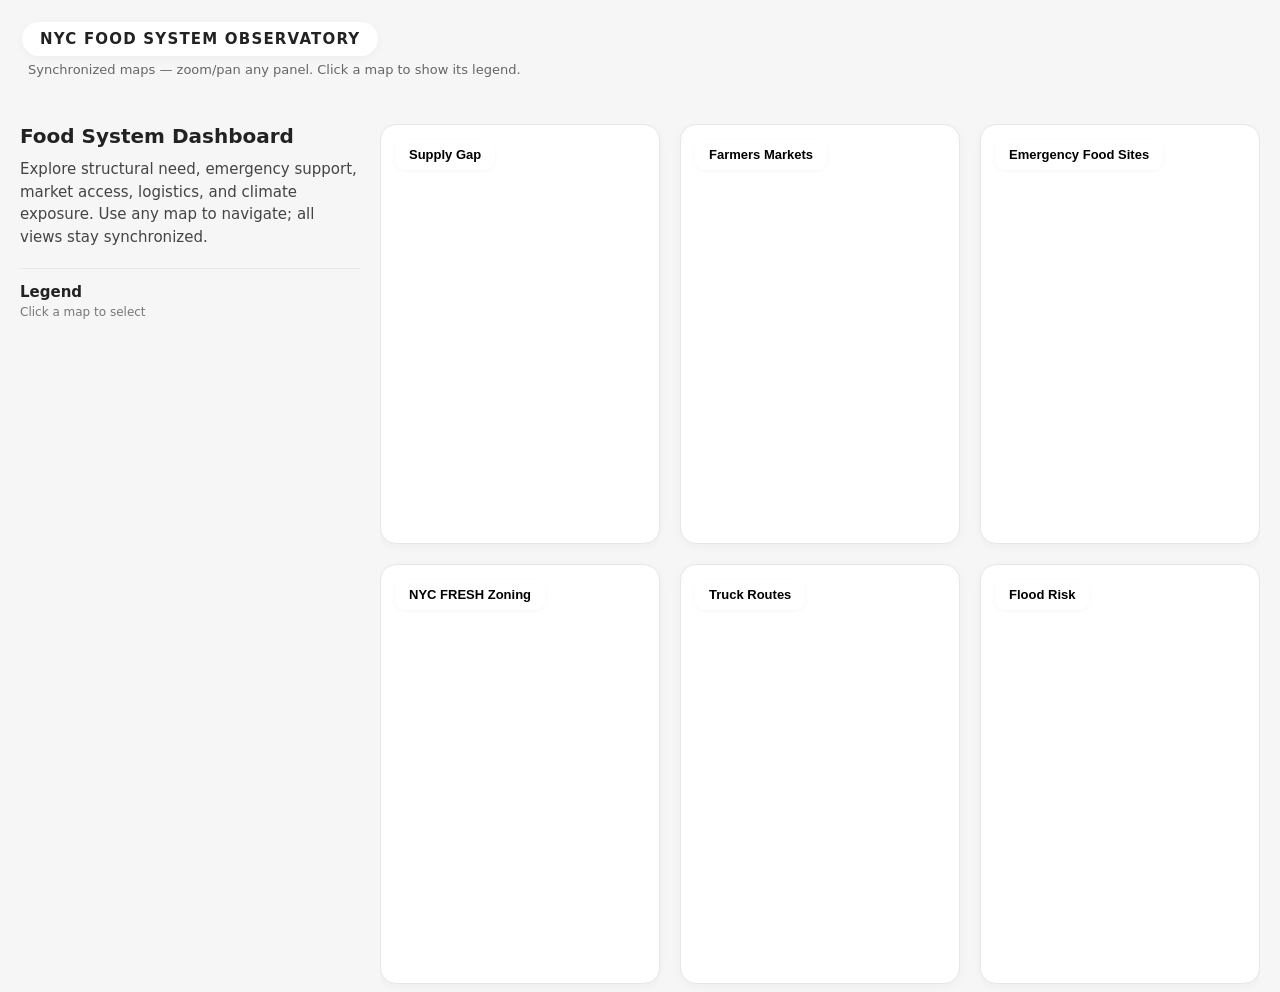
<file: map board/maps.html>
<!doctype html>
<html lang="en">
<head>
  <meta charset="UTF-8" />
  <meta name="viewport" content="width=device-width,initial-scale=1" />
  <title>NYC Food System Observatory</title>

  <!-- App CSS -->
  <link rel="stylesheet" href="maps.css" />

  <!-- Mapbox GL -->
  <link rel="preconnect" href="https://api.mapbox.com" />
  <link href="https://api.mapbox.com/mapbox-gl-js/v2.15.0/mapbox-gl.css" rel="stylesheet" />
  <script src="https://api.mapbox.com/mapbox-gl-js/v2.15.0/mapbox-gl.js" defer></script>
   <script src="maps.js" defer></script> 
  <!-- App JS -->
  <script src="maps.js" defer></script>
</head>

<body>
  <div class="app" id="app">
    <!-- small, global title / status -->
    <header class="app-header" aria-label="Application header">
      <div class="app-title">NYC Food System Observatory</div>
      <div class="app-hint" id="appHint">
        Synchronized maps — zoom/pan any panel. Click a map to show its legend.
      </div>
    </header>

    <!-- left panel -->
    <aside class="panel" aria-label="Information panel">
      <section class="panel-intro">
        <h1>Food System Dashboard</h1>
        <p>
          Explore structural need, emergency support, market access, logistics, and climate exposure.
          Use any map to navigate; all views stay synchronized.
        </p>
      </section>

      <div class="panel-divider" role="separator" aria-hidden="true"></div>

      <section class="panel-legend" aria-label="Legend panel">
        <div class="legend-header">
          <h2 id="legendTitle">Legend</h2>
          <div id="legendSubtitle" class="muted">Click a map to select</div>
        </div>

        <!-- injected by JS -->
        <div id="legendContent" class="legend-content" aria-live="polite"></div>
      </section>
    </aside>

    <!-- right grid -->
    <main class="grid" id="grid" aria-label="Synchronized map grid">
      <!-- Use button semantics for accessibility (keyboard + focus) -->
      <button class="cell" type="button" data-mapkey="supplyGap" aria-pressed="true">
        <div class="cell-title">Supply Gap</div>
        <div class="map" id="map-supplyGap" role="application" aria-label="Supply Gap map"></div>
      </button>

      <button class="cell" type="button" data-mapkey="farmersMarkets" aria-pressed="false">
        <div class="cell-title">Farmers Markets</div>
        <div class="map" id="map-farmersMarkets" role="application" aria-label="Farmers Markets map"></div>
      </button>

      <button class="cell" type="button" data-mapkey="emergencyFood" aria-pressed="false">
        <div class="cell-title">Emergency Food Sites</div>
        <div class="map" id="map-emergencyFood" role="application" aria-label="Emergency Food Sites map"></div>
      </button>

      <button class="cell" type="button" data-mapkey="freshZoning" aria-pressed="false">
        <div class="cell-title">NYC FRESH Zoning</div>
        <div class="map" id="map-freshZoning" role="application" aria-label="NYC FRESH Zoning map"></div>
      </button>

      <button class="cell" type="button" data-mapkey="truckRoutes" aria-pressed="false">
        <div class="cell-title">Truck Routes</div>
        <div class="map" id="map-truckRoutes" role="application" aria-label="Truck Routes map"></div>
      </button>

      <button class="cell" type="button" data-mapkey="floodRisk" aria-pressed="false">
        <div class="cell-title">Flood Risk</div>
        <div class="map" id="map-floodRisk" role="application" aria-label="Flood Risk map"></div>
      </button>
    </main>
  </div>

<script src="maps.js" defer></script>
</body>
</html>
</file>
<file: map board/maps.css>
html, body { height: 100%; }
.app { height: 100vh; }
.grid { height: calc(100vh - 28px); }
.cell { position: relative; min-height: 320px; }
.map { position: absolute; inset: 0; }
:root{
  --panel-w: 340px;
  --gap: 20px;
  --radius: 16px;
  --header-h: 64px;
  --cell-shadow: 0 2px 8px 0 rgba(0,0,0,0.04);
  --cell-shadow-active: 0 4px 16px 0 rgba(37,99,235,0.10);
}
html, body { height: 100%; margin: 0; }
body {
  font-family: system-ui, -apple-system, Segoe UI, Roboto, Arial;
  background: #f6f6f6;
  min-height: 100vh;
  color: #222;
  -webkit-font-smoothing: antialiased;
  -moz-osx-font-smoothing: grayscale;
}
.app {
  min-height: 100vh;
  display: grid;
  grid-template-columns: var(--panel-w) 1fr;
  gap: var(--gap);
  padding: var(--gap);
  box-sizing: border-box;
}
/* Header improvements */
.app-header {
  grid-column: 1 / span 2;
  display: flex;
  flex-direction: column;
  align-items: flex-start;
  margin-bottom: var(--gap);
  min-height: var(--header-h);
}
.app-title {
  font-size: 15px;
  font-weight: 700;
  letter-spacing: 0.08em;
  text-transform: uppercase;
  background: rgba(255,255,255,0.96);
  padding: 8px 18px;
  border-radius: 999px;
  margin-bottom: 6px;
  margin-top: 2px;
  margin-left: 2px;
  box-shadow: 0 2px 8px 0 rgba(0,0,0,0.04);
  user-select: none;
}
.app-hint {
  font-size: 13px;
  color: #666;
  margin-left: 8px;
  margin-bottom: 2px;
  user-select: none;
}
}
.panel{
  position: sticky;
  top: var(--gap);
  height: calc(100vh - 2 * var(--gap));
  background: #fff;
  border-radius: var(--radius);
  padding: 24px 20px 18px 20px;
  box-sizing: border-box;
  overflow: hidden;
  display: flex;
  flex-direction: column;
  min-width: 0;
  box-shadow: 0 2px 12px 0 rgba(0,0,0,0.05);
  border: 1.5px solid #ececec;
}
/* Panel content */
.panel-intro h1 {
  margin: 0 0 10px;
  font-size: 20px;
  font-weight: 700;
}
.panel-intro p {
  margin: 0;
  line-height: 1.5;
  color: #444;
  font-size: 15px;
}
.panel-divider {
  height: 1px;
  background: #e8e8e8;
  margin: 20px 0 14px 0;
}
.panel-legend {
  overflow: auto;
  padding-right: 6px;
  font-size: 15px;
  min-height: 80px;
}
.legend-header h2 {
  margin: 0;
  font-size: 15px;
  font-weight: 600;
}
.muted {
  color: #777;
  font-size: 12px;
  margin-top: 4px;
}

/* Map grid improvements */
.grid {
  height: calc(100vh - 2 * var(--gap));
  overflow: hidden;
  display: grid;
  grid-template-columns: repeat(3, 1fr);
  grid-auto-rows: 1fr;
  gap: var(--gap);
  align-items: stretch;
  justify-items: stretch;
  padding-bottom: 8px;
}
.cell {
  background: #fff;
  border-radius: var(--radius);
  overflow: hidden;
  position: relative;
  border: 1.5px solid #e5e7eb;
  cursor: pointer;
  min-width: 0;
  min-height: 0;
  box-shadow: var(--cell-shadow);
  transition: box-shadow 0.18s, border-color 0.18s, outline 0.18s;
  outline: none;
}
.cell:focus-visible {
  outline: 2.5px solid #2563eb;
  outline-offset: -2px;
  border-color: #2563eb;
  box-shadow: var(--cell-shadow-active);
}
.cell.is-active {
  outline: 2.5px solid #2563eb;
  outline-offset: -2px;
  border-color: #2563eb;
  box-shadow: var(--cell-shadow-active);
}
.cell-title {
  position: absolute;
  top: 14px;
  left: 14px;
  z-index: 2;
  font-size: 13px;
  font-weight: 600;
  background: rgba(255,255,255,0.92);
  padding: 8px 14px;
  border-radius: 10px;
  box-shadow: 0 1px 4px 0 rgba(0,0,0,0.04);
  pointer-events: none;
}
.map {
  position: absolute;
  inset: 0;
}
/* Responsive tweaks */
@media (max-width: 1200px) {
  .grid {
    grid-template-columns: repeat(2, 1fr);
  }
}
@media (max-width: 900px) {
  .app {
    grid-template-columns: 1fr;
    grid-template-rows: auto 1fr;
    padding: 0;
  }
  .panel {
    position: static;
    height: auto;
    border-radius: 0 0 var(--radius) var(--radius);
    box-shadow: none;
    padding: 16px 8px 8px 8px;
    border: none;
  }
  .grid {
    padding: 0 4px 8px 4px;
  }
}
</file>
